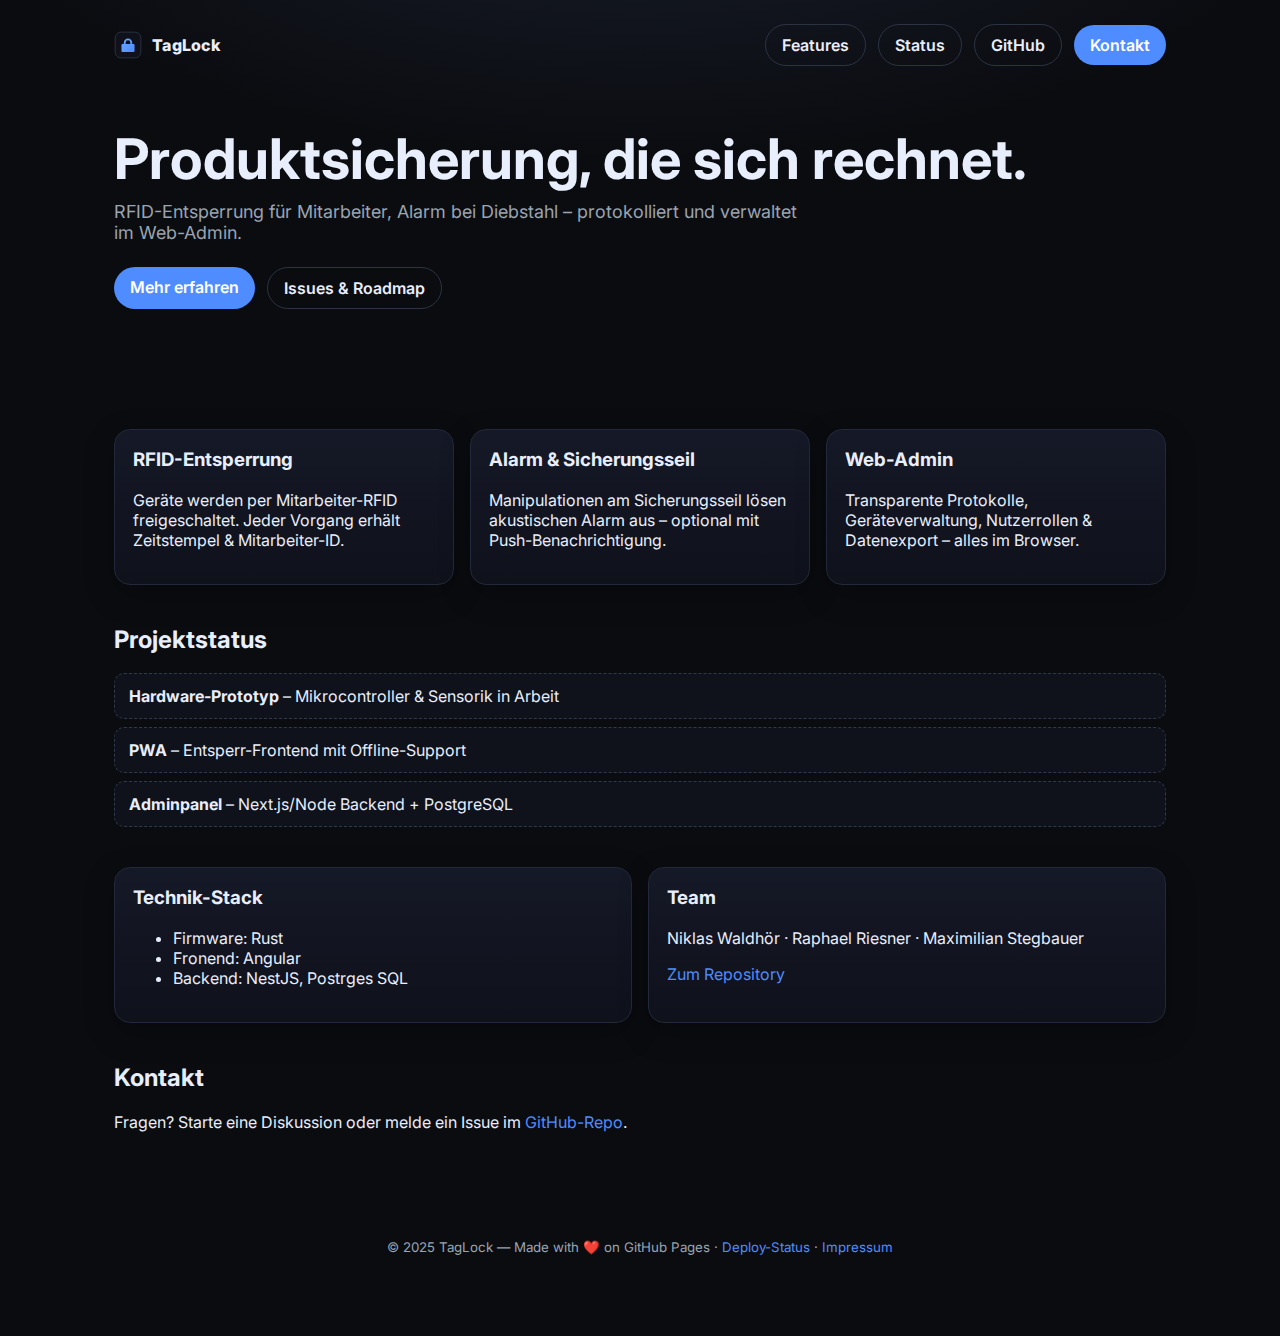
<file: index.html>
<!doctype html>
<html lang="de">
<head>
  <meta charset="utf-8">
  <meta name="viewport" content="width=device-width, initial-scale=1">
  <title>TagLock – Smarte Produktsicherung</title>
  <meta name="description" content="TagLock ist ein kostengünstiges Sicherungssystem für Werkzeuge & Elektrogeräte – mit Mikrocontroller, RFID-Entsperrung, Alarm und Web-Admin.">

  <!-- Canonical & theming -->
  <link rel="canonical" href="https://experto04.github.io/TagLock_Webside/">
  <meta name="theme-color" content="#4f8cff">

  <!-- Open Graph / Twitter -->
  <meta property="og:title" content="TagLock – Smarte Produktsicherung">
  <meta property="og:description" content="RFID-Entsperrung, Alarm bei Diebstahl, Web-Admin & transparente Protokolle.">
  <meta property="og:type" content="website">
  <meta property="og:url" content="https://experto04.github.io/TagLock_Webside/">
  <meta property="og:image" content="https://experto04.github.io/TagLock_Webside/assets/logo.svg">
  <meta name="twitter:card" content="summary">

  <!-- Icons / Fonts -->
  <link rel="icon" href="assets/logo.svg">
  <link rel="preconnect" href="https://fonts.googleapis.com">
  <link rel="preconnect" href="https://fonts.gstatic.com" crossorigin>
  <link href="https://fonts.googleapis.com/css2?family=Inter:wght@400;600;800&display=swap" rel="stylesheet">

  <link rel="stylesheet" href="styles.css">

  <!-- Structured data -->
  <script type="application/ld+json">
  {
    "@context": "https://schema.org",
    "@type": "SoftwareApplication",
    "name": "TagLock",
    "applicationCategory": "SecurityApplication",
    "operatingSystem": "Web, Android (PWA)",
    "description": "Sicherungssystem mit RFID-Entsperrung, Alarm und Web-Admin.",
    "url": "https://experto04.github.io/TagLock_Webside/",
    "creator": {
      "@type": "Organization",
      "name": "TagLock Team"
    }
  }
  </script>
</head>
<body>
<noscript>
  <div class="container" style="background:#151826;border:1px solid #23283a;border-radius:12px;margin:16px auto;padding:12px;color:#e8eefc">
    Diese Website funktioniert ohne JavaScript – aber einige Komfortfunktionen (z. B. sanftes Scrollen) sind deaktiviert.
  </div>
</noscript>

<header class="container" role="banner">
  <nav class="nav" aria-label="Hauptnavigation">
    <div class="brand">
      <img src="assets/logo.svg" alt="TagLock Logo" width="28" height="28">
      <span>TagLock</span>
    </div>
    <div style="display:flex;gap:12px;align-items:center">
      <a class="btn ghost" href="#features">Features</a>
      <a class="btn ghost" href="#status">Status</a>
      <a class="btn ghost" href="https://github.com/experto04/TagLock_Webside" target="_blank" rel="noopener">GitHub</a>
      <a class="btn" href="#kontakt">Kontakt</a>
    </div>
  </nav>

  <section class="hero">
    <h1>Produktsicherung, die sich rechnet.</h1>
    <p>RFID-Entsperrung für Mitarbeiter, Alarm bei Diebstahl – protokolliert und verwaltet im Web-Admin.</p>
    <div class="cta">
      <a class="btn" href="#features" aria-label="Zu den Features springen">Mehr erfahren</a>
      <a class="btn ghost" href="https://github.com/experto04/TagLock_Webside/issues" target="_blank" rel="noopener">Issues & Roadmap</a>
    </div>
  </section>
</header>

<main class="container" id="main" role="main">
  <section id="features" class="grid" aria-label="Hauptfeatures">
    <article class="card">
      <h3>RFID-Entsperrung</h3>
      <p>Geräte werden per Mitarbeiter-RFID freigeschaltet. Jeder Vorgang erhält Zeitstempel &amp; Mitarbeiter-ID.</p>
    </article>
    <article class="card">
      <h3>Alarm &amp; Sicherungsseil</h3>
      <p>Manipulationen am Sicherungsseil lösen akustischen Alarm aus – optional mit Push-Benachrichtigung.</p>
    </article>
    <article class="card">
      <h3>Web-Admin</h3>
      <p>Transparente Protokolle, Geräteverwaltung, Nutzerrollen &amp; Datenexport – alles im Browser.</p>
    </article>
  </section>

  <section id="status" class="wide" aria-labelledby="status-title">
    <h2 id="status-title">Projektstatus</h2>
    <ul class="timeline">
      <li><strong>Hardware-Prototyp</strong> – Mikrocontroller &amp; Sensorik in Arbeit</li>
      <li><strong>PWA</strong> – Entsperr-Frontend mit Offline-Support</li>
      <li><strong>Adminpanel</strong> – Next.js/Node Backend + PostgreSQL</li>
    </ul>
  </section>

  <section class="grid" aria-label="Technik und Team">
    <article class="card">
      <h3>Technik-Stack </h3>
      <ul>
        <li>Firmware: Rust</li>
        <li>Fronend: Angular</li>
        <li>Backend: NestJS, Postrges SQL</li>
      </ul>
    </article>
    <article class="card">
      <h3>Team</h3>
      <p>Niklas Waldhör · Raphael Riesner · Maximilian Stegbauer</p>
      <p><a href="https://github.com/experto04/TagLock_Webside" target="_blank" rel="noopener">Zum Repository</a></p>
    </article>
  </section>

  <section id="kontakt" class="wide" aria-labelledby="kontakt-title">
    <h2 id="kontakt-title">Kontakt</h2>
    <p>Fragen? Starte eine Diskussion oder melde ein Issue im
      <a href="https://github.com/experto04/TagLock_Webside/issues" target="_blank" rel="noopener">GitHub-Repo</a>.
    </p>
  </section>
</main>

<footer class="container footer" role="contentinfo">
  <small>
    © 2025 TagLock — Made with ❤️ on GitHub Pages ·
    <a href="https://github.com/experto04/TagLock_Webside/actions" target="_blank" rel="noopener">Deploy-Status</a> ·
    <a href="impressum.html">Impressum</a>
  </small>
</footer>


<script>
  // kleines QoL: smooth scroll für interne Links
  document.querySelectorAll('a[href^="#"]').forEach(a=>{
    a.addEventListener('click', e=>{
      const id = a.getAttribute('href');
      const el = document.querySelector(id);
      if(el){ e.preventDefault(); el.scrollIntoView({behavior:'smooth', block:'start'}); }
    });
  });
</script>
</body>
</html>
</file>
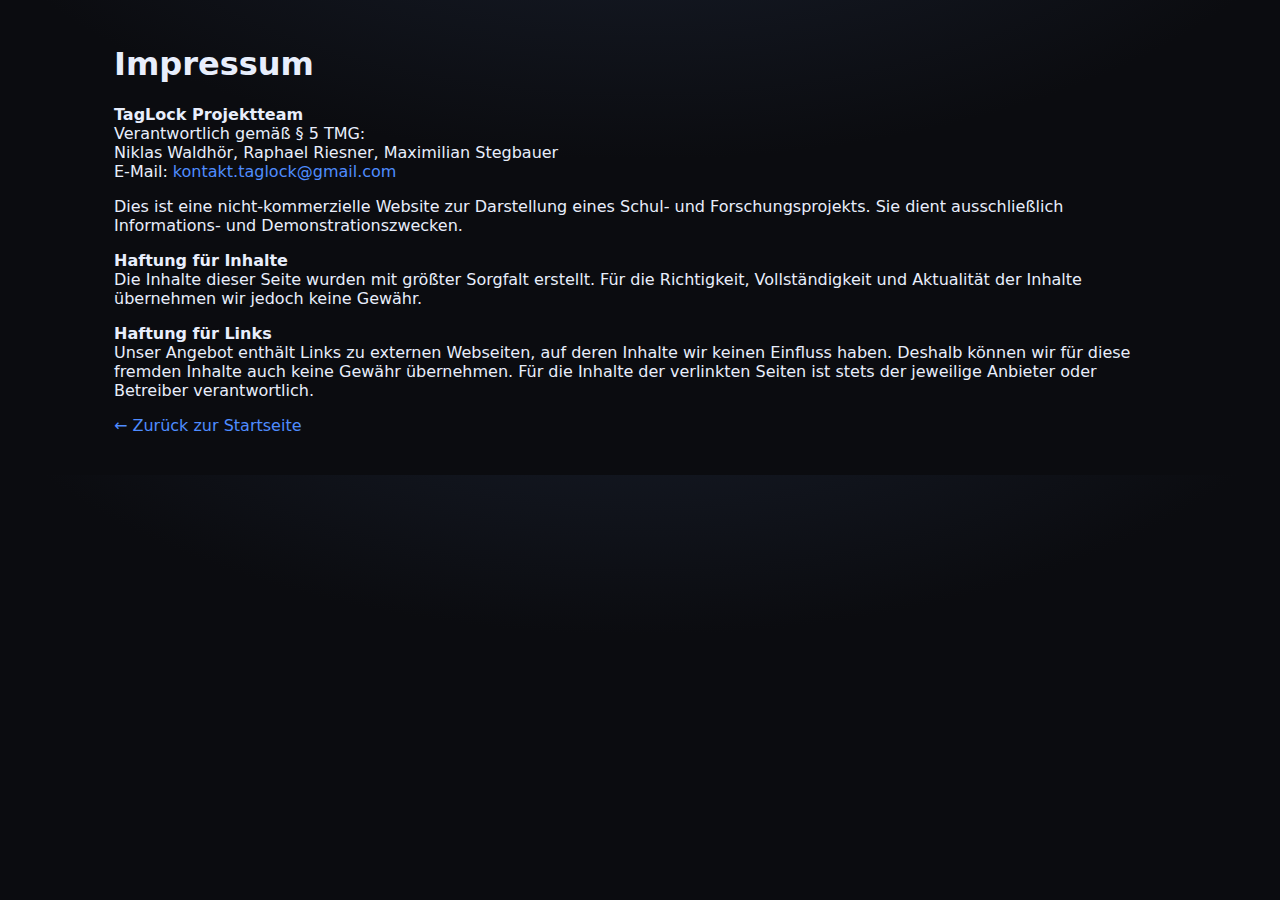
<file: impressum.html>
<!doctype html>
<html lang="de">
<head>
  <meta charset="utf-8">
  <meta name="viewport" content="width=device-width, initial-scale=1">
  <title>Impressum – TagLock</title>
  <link rel="stylesheet" href="styles.css">
</head>
<body>
  <main class="container">
    <h1>Impressum</h1>
    <p><strong>TagLock Projektteam</strong><br>
      Verantwortlich gemäß § 5 TMG:<br>
      Niklas Waldhör, Raphael Riesner, Maximilian Stegbauer<br>
      E-Mail: <a href="mailto:kontakt.taglock@gmail.com">kontakt.taglock@gmail.com</a>
    </p>

    <p>Dies ist eine nicht-kommerzielle Website zur Darstellung eines Schul- und Forschungsprojekts.  
      Sie dient ausschließlich Informations- und Demonstrationszwecken.
    </p>

    <p><strong>Haftung für Inhalte</strong><br>
      Die Inhalte dieser Seite wurden mit größter Sorgfalt erstellt. Für die Richtigkeit, Vollständigkeit
      und Aktualität der Inhalte übernehmen wir jedoch keine Gewähr.
    </p>

    <p><strong>Haftung für Links</strong><br>
      Unser Angebot enthält Links zu externen Webseiten, auf deren Inhalte wir keinen Einfluss haben.  
      Deshalb können wir für diese fremden Inhalte auch keine Gewähr übernehmen. Für die Inhalte der
      verlinkten Seiten ist stets der jeweilige Anbieter oder Betreiber verantwortlich.
    </p>

    <p><a href="index.html">← Zurück zur Startseite</a></p>
  </main>
</body>
</html>
</file>
<file: styles.css>
/* Minimal clean design */
:root {
  --bg: #0b0c10;
  --panel: #12141a;
  --text: #e8eefc;
  --muted: #9aa4b2;
  --accent: #4f8cff;
  --radius: 16px;
}

* { box-sizing: border-box; }
html, body { margin: 0; padding: 0; font-family: Inter, system-ui, -apple-system, Segoe UI, Roboto, Arial, sans-serif; color: var(--text); background: radial-gradient(1200px 600px at 50% -200px, #1a2130, #0b0c10 60%); }
a { color: var(--accent); text-decoration: none; }
.container { max-width: 1100px; margin: 0 auto; padding: 24px; }
.nav { display: flex; align-items: center; justify-content: space-between; }
.brand { display: flex; gap: 10px; align-items: center; font-weight: 800; letter-spacing: .3px; }
.hero { padding: 64px 0 40px; text-align: left; }
.hero h1 { font-size: clamp(32px, 6vw, 56px); line-height: 1.05; margin: 0 0 12px; }
.hero p { margin: 0 0 24px; color: var(--muted); font-size: 18px; max-width: 700px; }
.btn { background: var(--accent); color: white; padding: 10px 16px; border-radius: 999px; font-weight: 600; display: inline-block; }
.btn.ghost { background: transparent; border: 1px solid #2b3342; color: var(--text); }
.cta { display: flex; gap: 12px; }
.grid { display: grid; grid-template-columns: repeat(auto-fit, minmax(260px, 1fr)); gap: 16px; margin: 32px 0; }
.card { background: linear-gradient(180deg, #151826, #0f121b); border: 1px solid #23283a; border-radius: var(--radius); padding: 18px; box-shadow: 0 10px 30px rgba(0,0,0,.25); }
.card h3 { margin-top: 0; }
.wide { margin: 40px 0; }
.timeline { list-style: none; padding: 0; margin: 0; display: grid; gap: 8px; }
.timeline li { background: #0f121b; border: 1px dashed #30384b; padding: 12px 14px; border-radius: 10px; }
.footer { text-align: center; color: var(--muted); padding: 40px 24px 80px; }
</file>
